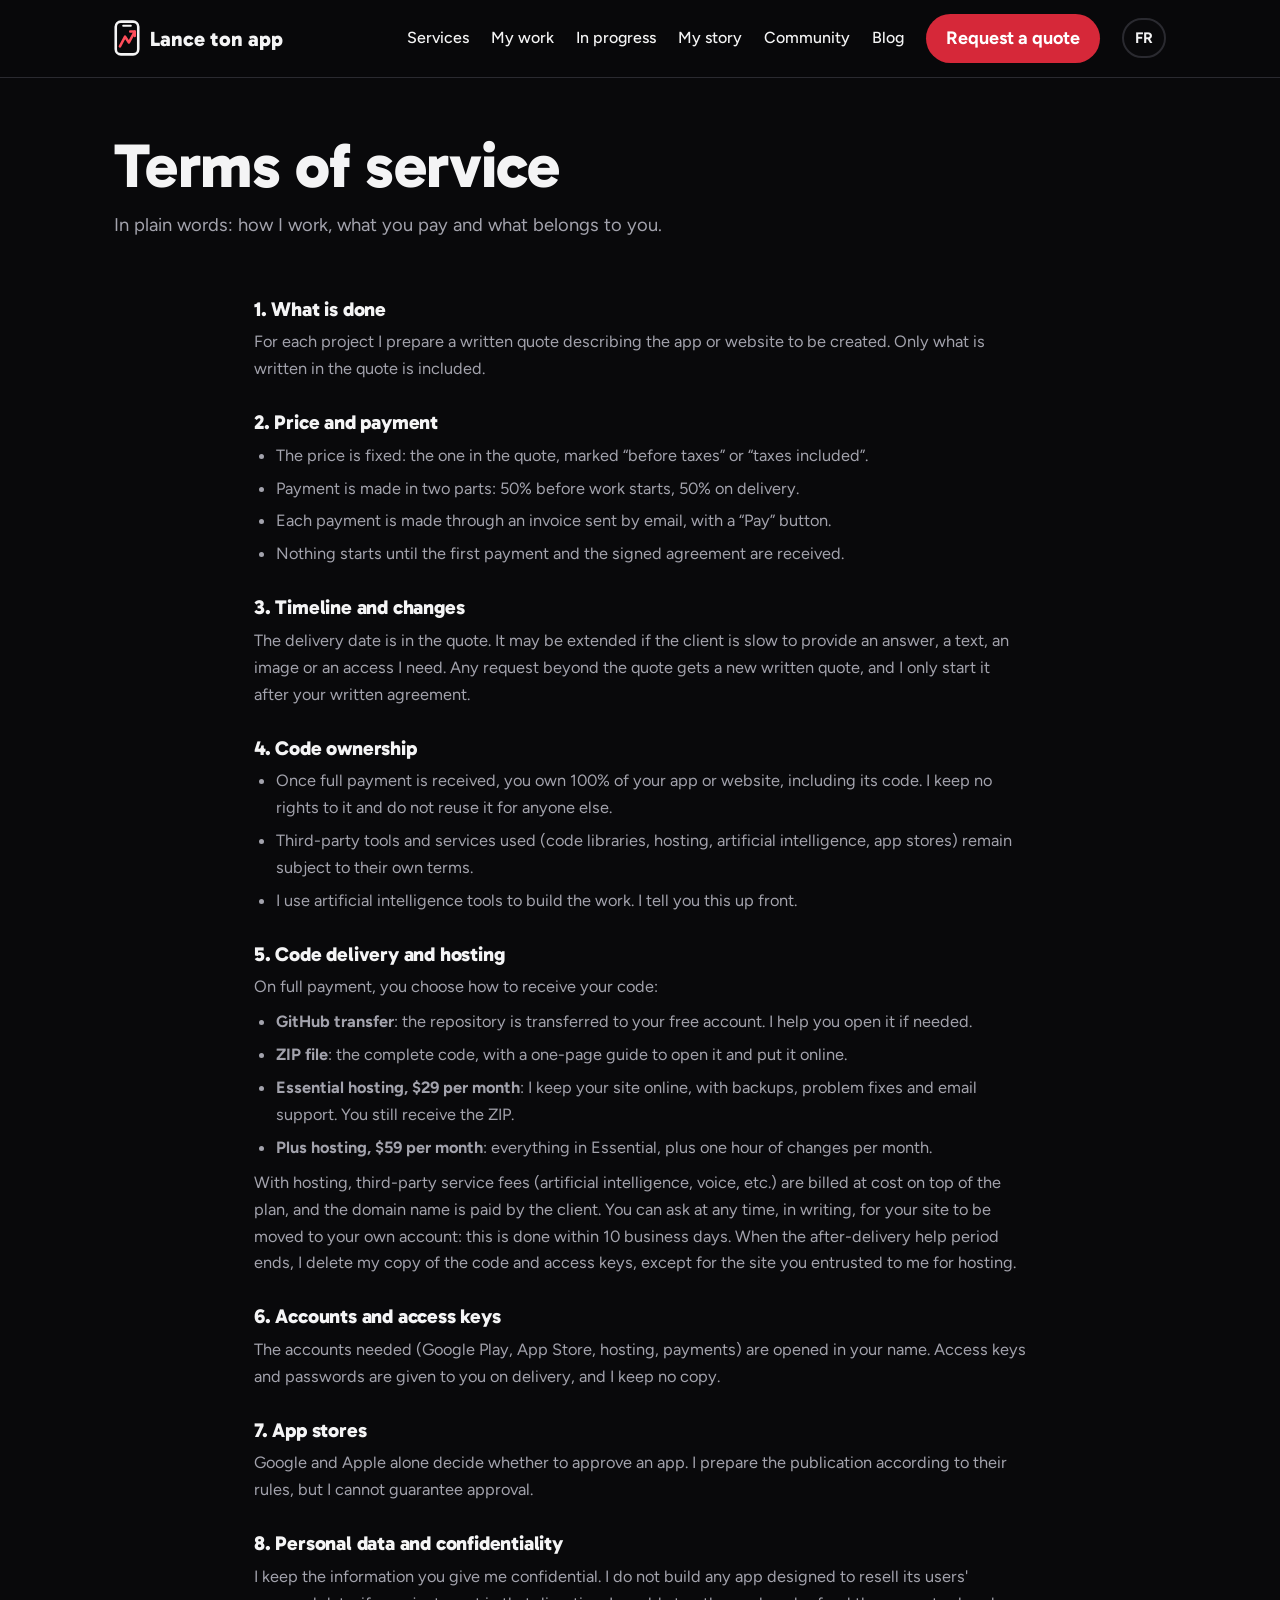
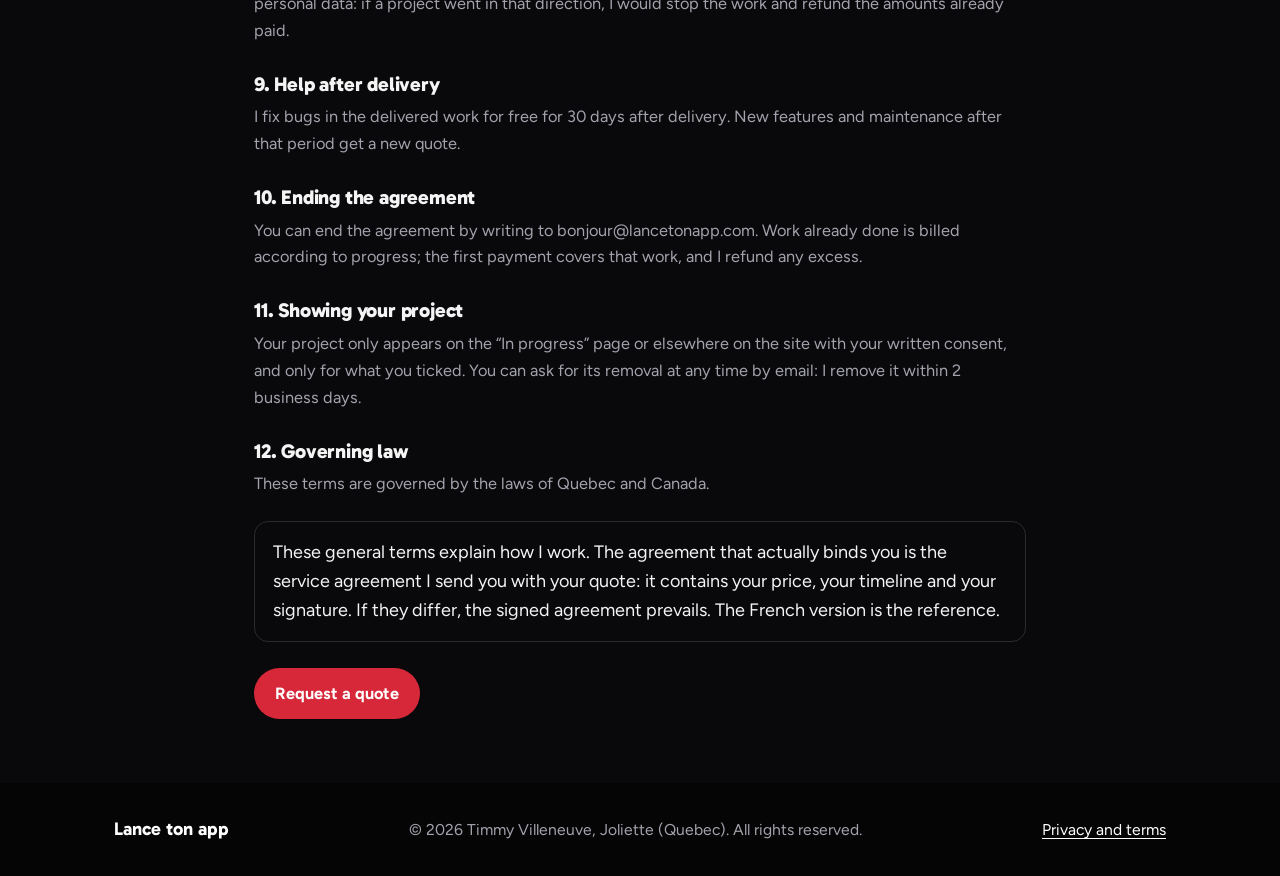
<file: conditions.html>
<!doctype html>
<html lang="fr-CA" data-l="fr">
<head>
<meta charset="utf-8">
<meta name="viewport" content="width=device-width, initial-scale=1">
<title>Conditions de service | Lance ton app</title>
<meta name="description" content="Les conditions générales de Lance ton app : prix, paiement, propriété du code, hébergement.">
<link rel="canonical" href="https://lancetonapp.com/conditions.html">
<meta property="og:type" content="website">
<meta property="og:site_name" content="Lance ton app">
<meta property="og:locale" content="fr_CA">
<meta property="og:url" content="https://lancetonapp.com/conditions.html">
<meta property="og:title" content="Conditions de service | Lance ton app">
<meta property="og:description" content="Les conditions générales de Lance ton app : prix, paiement, propriété du code, hébergement.">
<meta property="og:image" content="https://lancetonapp.com/img/apercu-facebook.jpg">
<meta property="og:image:width" content="1200">
<meta property="og:image:height" content="630">
<meta name="twitter:card" content="summary_large_image">
<link rel="stylesheet" href="https://fonts.googleapis.com/css2?family=Gabarito:wght@500;700;800&family=Figtree:wght@400;500;600;700&display=swap">
<link rel="stylesheet" href="site.css">
<link rel="stylesheet" href="blogue.css">
<link rel="stylesheet" href="blogue-noir.css">
<script>document.documentElement.dataset.l=(function(){try{var l=localStorage.getItem('lta_langue');if(l)return l}catch(e){}return /^en/i.test(navigator.language||'')?'en':'fr'})();</script>
<style>.cond h2{font-size:1.25rem;margin:30px 0 8px}.cond p,.cond li{color:var(--soft);font-size:1.02rem;line-height:1.65}.cond ul{padding-left:1.2em;display:grid;gap:6px;margin:8px 0}.cond .note{background:var(--paper);border:1px solid var(--line);border-radius:14px;padding:16px 18px;margin-top:24px}</style>
</head>
<body>
<header>
  <div class="wrap bar">
    <a class="mark" href="index.html"><svg viewBox="0 0 40 56" width="26" height="36" fill="none" stroke-linecap="round" stroke-linejoin="round" aria-hidden="true"><rect x="2.5" y="2.5" width="35" height="51" rx="8" stroke="var(--logo-b)" stroke-width="4"/><path d="M14 9h12" stroke="var(--logo-b)" stroke-width="3"/><path class="trace" pathLength="1" d="M9 41l8-15 6 9 9-17" stroke="var(--logo-a)" stroke-width="4"/><path class="pointe" d="M25 18h7v7" stroke="var(--logo-a)" stroke-width="4"/></svg>Lance ton app</a>
    <nav>
      <a href="index.html#services"><span lang="fr">Services</span><span lang="en">Services</span></a><a href="index.html#realisations"><span lang="fr">Réalisations</span><span lang="en">My work</span></a><a href="conditions.html"><span lang="fr">En cours</span><span lang="en">In progress</span></a><a href="index.html#histoire"><span lang="fr">Mon histoire</span><span lang="en">My story</span></a><a href="index.html#communaute"><span lang="fr">Communauté</span><span lang="en">Community</span></a><a href="blogue.html"><span lang="fr">Blogue</span><span lang="en">Blog</span></a>
      <a class="btn" href="index.html#soumission"><span lang="fr">Demander une soumission</span><span lang="en">Request a quote</span></a>
      <button type="button" class="langue" id="langue" aria-label="Lire ce site en anglais / Read this site in English">EN/FR</button>
    </nav>
  </div>
</header>
<main>
<div class="wrap blog-hero" data-t-fr="Conditions de service" data-t-en="Terms of service">
  <h1><span lang="fr">Conditions de service</span><span lang="en">Terms of service</span></h1>
  <p class="lede"><span lang="fr">En mots simples : comment je travaille, ce que tu paies et ce qui t'appartient.</span><span lang="en">In plain words: how I work, what you pay and what belongs to you.</span></p>
</div>
<div class="wrap cond" style="padding-bottom:64px;max-width:820px">
<h2><span lang="fr">1. Ce qui est fait</span><span lang="en">1. What is done</span></h2>
<p><span lang="fr">Pour chaque projet, je prépare une soumission écrite qui décrit l'application ou le site à créer. Seul ce qui est écrit dans la soumission est inclus.</span><span lang="en">For each project I prepare a written quote describing the app or website to be created. Only what is written in the quote is included.</span></p>
<h2><span lang="fr">2. Prix et paiement</span><span lang="en">2. Price and payment</span></h2>
<ul><li><span lang="fr">Le prix est fixe : celui de la soumission, avec la mention « avant taxes » ou « taxes incluses ».</span><span lang="en">The price is fixed: the one in the quote, marked “before taxes” or “taxes included”.</span></li><li><span lang="fr">Le paiement se fait en deux temps : 50 % avant le début du travail, 50 % à la livraison.</span><span lang="en">Payment is made in two parts: 50% before work starts, 50% on delivery.</span></li><li><span lang="fr">Chaque paiement se fait par une facture envoyée par courriel, avec un bouton « Payer ».</span><span lang="en">Each payment is made through an invoice sent by email, with a “Pay” button.</span></li><li><span lang="fr">Rien ne commence tant que le premier paiement et l'entente signée ne sont pas reçus.</span><span lang="en">Nothing starts until the first payment and the signed agreement are received.</span></li></ul>
<h2><span lang="fr">3. Délai et changements</span><span lang="en">3. Timeline and changes</span></h2>
<p><span lang="fr">La date de livraison est indiquée dans la soumission. Elle peut se prolonger si le client tarde à donner une réponse, un texte, une image ou un accès dont j'ai besoin. Toute demande qui sort de la soumission fait l'objet d'une nouvelle soumission écrite, et je ne la commence qu'après ton accord écrit.</span><span lang="en">The delivery date is in the quote. It may be extended if the client is slow to provide an answer, a text, an image or an access I need. Any request beyond the quote gets a new written quote, and I only start it after your written agreement.</span></p>
<h2><span lang="fr">4. Propriété du code</span><span lang="en">4. Code ownership</span></h2>
<ul><li><span lang="fr">À la réception du paiement complet, tu es propriétaire à 100 % de ton application ou de ton site, y compris son code. Je ne garde aucun droit dessus et je ne le réutilise pas pour d'autres personnes.</span><span lang="en">Once full payment is received, you own 100% of your app or website, including its code. I keep no rights to it and do not reuse it for anyone else.</span></li><li><span lang="fr">Les outils et services de tiers utilisés (bibliothèques de code, hébergement, intelligence artificielle, boutiques d'applications) restent soumis à leurs propres conditions.</span><span lang="en">Third-party tools and services used (code libraries, hosting, artificial intelligence, app stores) remain subject to their own terms.</span></li><li><span lang="fr">J'utilise des outils d'intelligence artificielle pour construire le travail. Je te le dis d'avance.</span><span lang="en">I use artificial intelligence tools to build the work. I tell you this up front.</span></li></ul>
<h2><span lang="fr">5. Livraison du code et hébergement</span><span lang="en">5. Code delivery and hosting</span></h2>
<p><span lang="fr">Au paiement complet, tu choisis comment recevoir ton code :</span><span lang="en">On full payment, you choose how to receive your code:</span></p>
<ul><li><span lang="fr"><b>Transfert GitHub</b> : le dépôt est transféré vers ton compte gratuit. Je t'aide à l'ouvrir au besoin.</span><span lang="en"><b>GitHub transfer</b>: the repository is transferred to your free account. I help you open it if needed.</span></li><li><span lang="fr"><b>Fichier ZIP</b> : le code complet, avec un guide d'une page pour l'ouvrir et le mettre en ligne.</span><span lang="en"><b>ZIP file</b>: the complete code, with a one-page guide to open it and put it online.</span></li><li><span lang="fr"><b>Hébergement Essentiel, 29 $ par mois</b> : je garde ton site en ligne, avec sauvegardes, correction des problèmes et support par courriel. Tu reçois quand même le ZIP.</span><span lang="en"><b>Essential hosting, $29 per month</b>: I keep your site online, with backups, problem fixes and email support. You still receive the ZIP.</span></li><li><span lang="fr"><b>Hébergement Plus, 59 $ par mois</b> : tout l'Essentiel, plus une heure de modifications par mois.</span><span lang="en"><b>Plus hosting, $59 per month</b>: everything in Essential, plus one hour of changes per month.</span></li></ul>
<p><span lang="fr">Avec l'hébergement, les frais de services de tiers (intelligence artificielle, voix, etc.) sont facturés au prix coûtant en plus du forfait, et le nom de domaine est payé par le client. Tu peux demander en tout temps, par écrit, que ton site soit transféré à ton propre compte : c'est fait dans les 10 jours ouvrables. Quand la période d'aide après la livraison se termine, je supprime ma copie du code et des clés d'accès, sauf pour le site que tu m'as confié en hébergement.</span><span lang="en">With hosting, third-party service fees (artificial intelligence, voice, etc.) are billed at cost on top of the plan, and the domain name is paid by the client. You can ask at any time, in writing, for your site to be moved to your own account: this is done within 10 business days. When the after-delivery help period ends, I delete my copy of the code and access keys, except for the site you entrusted to me for hosting.</span></p>
<h2><span lang="fr">6. Comptes et clés d'accès</span><span lang="en">6. Accounts and access keys</span></h2>
<p><span lang="fr">Les comptes nécessaires (Google Play, App Store, hébergement, paiements) sont ouverts à ton nom. Les clés d'accès et les mots de passe te sont remis à la livraison, et je n'en garde pas de copie.</span><span lang="en">The accounts needed (Google Play, App Store, hosting, payments) are opened in your name. Access keys and passwords are given to you on delivery, and I keep no copy.</span></p>
<h2><span lang="fr">7. Boutiques d'applications</span><span lang="en">7. App stores</span></h2>
<p><span lang="fr">Google et Apple décident seuls d'approuver ou non une application. Je prépare la publication selon leurs règles, mais je ne peux pas garantir l'approbation.</span><span lang="en">Google and Apple alone decide whether to approve an app. I prepare the publication according to their rules, but I cannot guarantee approval.</span></p>
<h2><span lang="fr">8. Données personnelles et confidentialité</span><span lang="en">8. Personal data and confidentiality</span></h2>
<p><span lang="fr">Je garde confidentielles les informations que tu me donnes. Je ne crée aucune application faite pour revendre les données personnelles de ses utilisateurs : si un projet prenait cette direction, j'arrêterais le travail et je rembourserais les sommes déjà payées.</span><span lang="en">I keep the information you give me confidential. I do not build any app designed to resell its users' personal data: if a project went in that direction, I would stop the work and refund the amounts already paid.</span></p>
<h2><span lang="fr">9. Aide après la livraison</span><span lang="en">9. Help after delivery</span></h2>
<p><span lang="fr">Je corrige gratuitement les bogues du travail livré pendant 30 jours après la livraison. Les nouvelles fonctions et l'entretien après cette période font l'objet d'une nouvelle soumission.</span><span lang="en">I fix bugs in the delivered work for free for 30 days after delivery. New features and maintenance after that period get a new quote.</span></p>
<h2><span lang="fr">10. Fin de l'entente</span><span lang="en">10. Ending the agreement</span></h2>
<p><span lang="fr">Tu peux mettre fin à l'entente en écrivant à bonjour@lancetonapp.com. Le travail déjà fait est facturé selon son avancement; le premier paiement couvre ce travail, et je rembourse l'excédent s'il y en a un.</span><span lang="en">You can end the agreement by writing to bonjour@lancetonapp.com. Work already done is billed according to progress; the first payment covers that work, and I refund any excess.</span></p>
<h2><span lang="fr">11. Affichage de ton projet</span><span lang="en">11. Showing your project</span></h2>
<p><span lang="fr">Ton projet ne paraît sur la page « En cours » ou ailleurs sur le site qu'avec ton accord écrit, et seulement pour ce que tu as coché. Tu peux demander son retrait en tout temps par courriel : je le retire dans les 2 jours ouvrables.</span><span lang="en">Your project only appears on the “In progress” page or elsewhere on the site with your written consent, and only for what you ticked. You can ask for its removal at any time by email: I remove it within 2 business days.</span></p>
<h2><span lang="fr">12. Loi applicable</span><span lang="en">12. Governing law</span></h2>
<p><span lang="fr">Ces conditions sont régies par les lois du Québec et du Canada.</span><span lang="en">These terms are governed by the laws of Quebec and Canada.</span></p>
<div class="note"><span lang="fr">Ces conditions générales expliquent comment je travaille. Le contrat qui t'engage vraiment est l'entente de service que je t'envoie avec ta soumission : elle contient ton prix, ton délai et ta signature. En cas de différence, l'entente signée l'emporte. Version française de référence.</span><span lang="en">These general terms explain how I work. The agreement that actually binds you is the service agreement I send you with your quote: it contains your price, your timeline and your signature. If they differ, the signed agreement prevails. The French version is the reference.</span></div>
<p style="margin-top:26px"><a class="btn" href="index.html#soumission"><span lang="fr">Demander une soumission</span><span lang="en">Request a quote</span></a></p>
</div>
</main>
<footer><div class="wrap bar"><strong>Lance ton app</strong><span><span lang="fr">© 2026 Timmy Villeneuve, Joliette (Québec). Tous droits réservés.</span><span lang="en">© 2026 Timmy Villeneuve, Joliette (Quebec). All rights reserved.</span></span><a href="index.html#vie-privee"><span lang="fr">Vie privée et conditions</span><span lang="en">Privacy and terms</span></a></div></footer>
<script>
(function(){
  var b=document.getElementById('langue');
  function maj(l){document.documentElement.dataset.l=l;document.documentElement.lang=l==='en'?'en-CA':'fr-CA';b.textContent=l==='en'?'FR':'EN';
    var t=document.querySelector('[data-t-'+l+']');if(t)document.title=t.getAttribute('data-t-'+l)+' | Lance ton app';}
  b.addEventListener('click',function(){var l=document.documentElement.dataset.l==='en'?'fr':'en';maj(l);try{localStorage.setItem('lta_langue',l)}catch(e){}});
  maj(document.documentElement.dataset.l);
})();
</script>
</body>
</html>
</file>
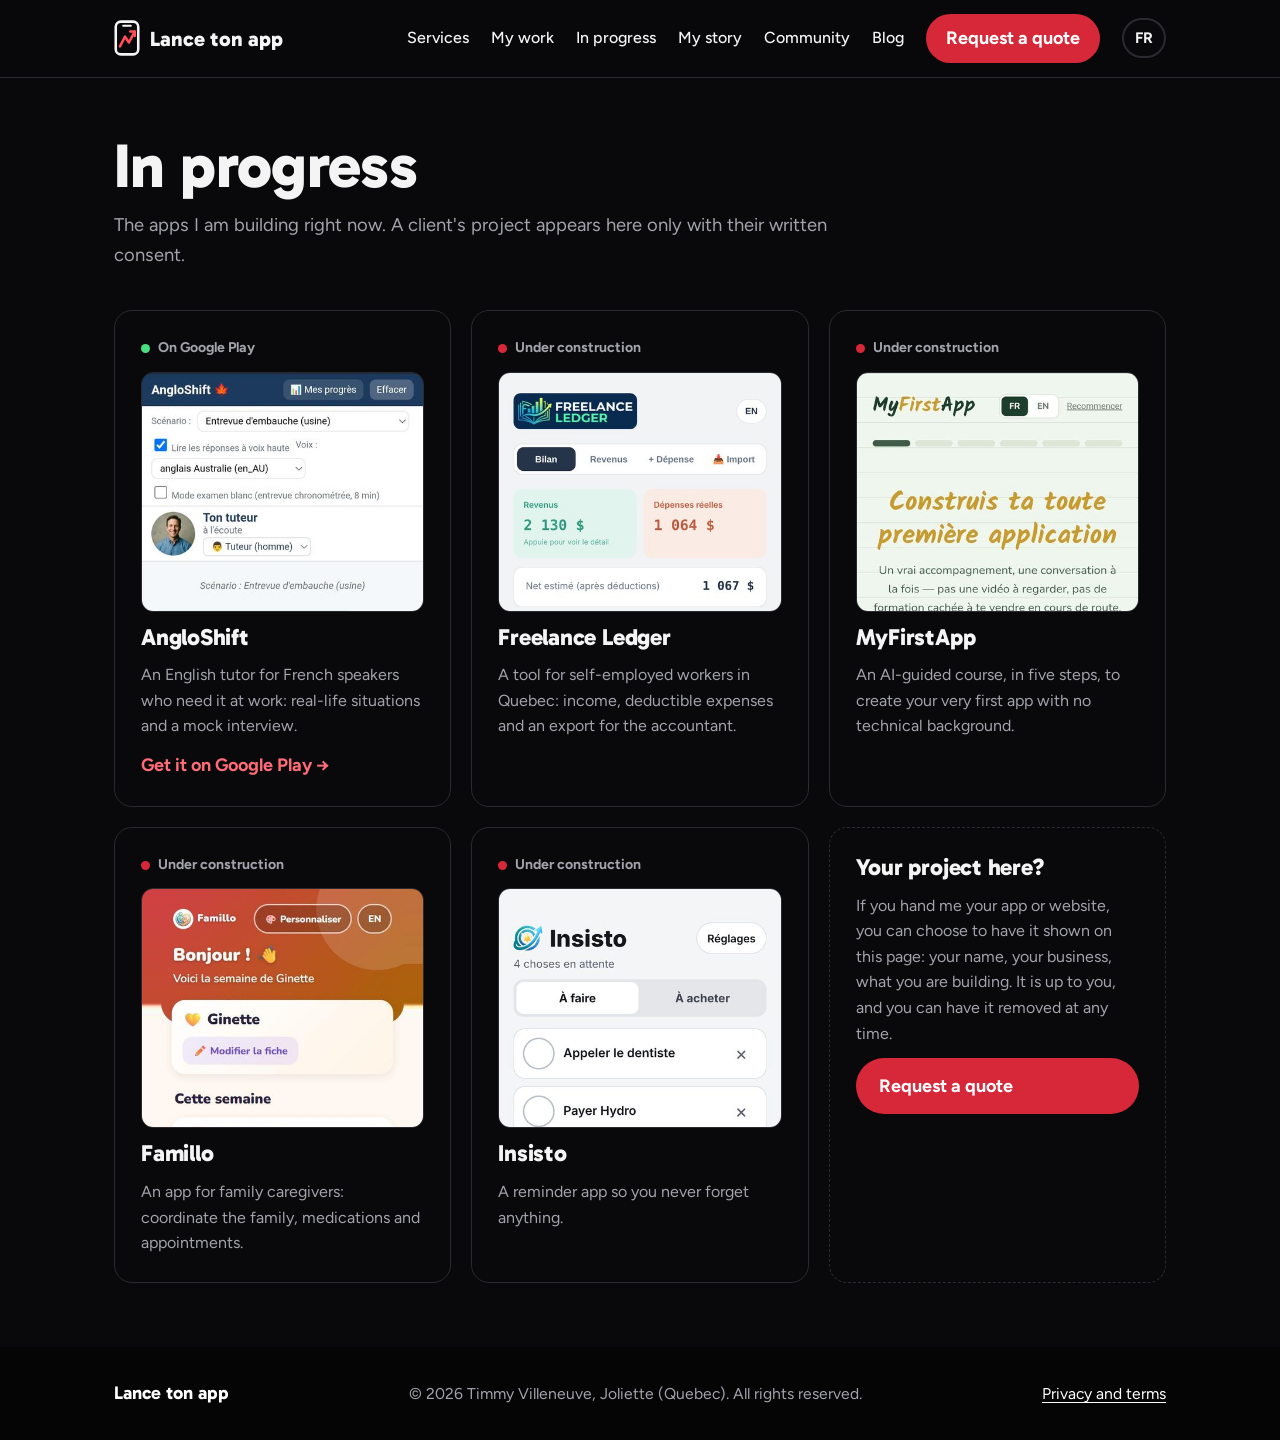
<file: en-cours.html>
<!doctype html>
<html lang="fr-CA" data-l="fr">
<head>
<meta charset="utf-8">
<meta name="viewport" content="width=device-width, initial-scale=1">
<title>En cours | Lance ton app</title>
<meta name="description" content="Les applications et les sites que je construis en ce moment.">
<link rel="canonical" href="https://lancetonapp.com/en-cours.html">
<meta property="og:type" content="website">
<meta property="og:site_name" content="Lance ton app">
<meta property="og:locale" content="fr_CA">
<meta property="og:url" content="https://lancetonapp.com/en-cours.html">
<meta property="og:title" content="En cours | Lance ton app">
<meta property="og:description" content="Les applications et les sites que je construis en ce moment.">
<meta property="og:image" content="https://lancetonapp.com/img/apercu-facebook.jpg">
<meta property="og:image:width" content="1200">
<meta property="og:image:height" content="630">
<meta name="twitter:card" content="summary_large_image">
<link rel="stylesheet" href="https://fonts.googleapis.com/css2?family=Gabarito:wght@500;700;800&family=Figtree:wght@400;500;600;700&display=swap">
<link rel="stylesheet" href="site.css">
<link rel="stylesheet" href="blogue.css">
<link rel="stylesheet" href="blogue-noir.css">
<script>document.documentElement.dataset.l=(function(){try{var l=localStorage.getItem('lta_langue');if(l)return l}catch(e){}return /^en/i.test(navigator.language||'')?'en':'fr'})();</script>
<style>.statut{display:inline-flex;align-items:center;gap:8px;font-size:.88rem;font-weight:700;color:var(--soft)}.statut::before{content:"";width:9px;height:9px;border-radius:50%;background:var(--coral)}.statut.test::before{background:var(--ok)}div.carte:hover{transform:none;border-color:var(--line)}.invite{border-style:dashed}.carte .capt{height:240px;border-radius:12px;border:1px solid var(--line);background:#0c0c0f;overflow:hidden}.carte .capt img{width:100%;height:100%;object-fit:cover;object-position:top;display:block}</style>
</head>
<body>
<header>
  <div class="wrap bar">
    <a class="mark" href="index.html"><svg viewBox="0 0 40 56" width="26" height="36" fill="none" stroke-linecap="round" stroke-linejoin="round" aria-hidden="true"><rect x="2.5" y="2.5" width="35" height="51" rx="8" stroke="var(--logo-b)" stroke-width="4"/><path d="M14 9h12" stroke="var(--logo-b)" stroke-width="3"/><path class="trace" pathLength="1" d="M9 41l8-15 6 9 9-17" stroke="var(--logo-a)" stroke-width="4"/><path class="pointe" d="M25 18h7v7" stroke="var(--logo-a)" stroke-width="4"/></svg>Lance ton app</a>
    <nav>
      <a href="index.html#services"><span lang="fr">Services</span><span lang="en">Services</span></a><a href="index.html#realisations"><span lang="fr">Réalisations</span><span lang="en">My work</span></a><a href="en-cours.html"><span lang="fr">En cours</span><span lang="en">In progress</span></a><a href="index.html#histoire"><span lang="fr">Mon histoire</span><span lang="en">My story</span></a><a href="index.html#communaute"><span lang="fr">Communauté</span><span lang="en">Community</span></a><a href="blogue.html"><span lang="fr">Blogue</span><span lang="en">Blog</span></a>
      <a class="btn" href="index.html#soumission"><span lang="fr">Demander une soumission</span><span lang="en">Request a quote</span></a>
      <button type="button" class="langue" id="langue" aria-label="Lire ce site en anglais / Read this site in English">EN/FR</button>
    </nav>
  </div>
</header>
<main>
<div class="wrap blog-hero" data-t-fr="En cours" data-t-en="In progress">
  <h1><span lang="fr">En cours</span><span lang="en">In progress</span></h1>
  <p class="lede"><span lang="fr">Les applications que je construis en ce moment. Le projet d'un client paraît ici seulement avec son accord écrit.</span><span lang="en">The apps I am building right now. A client's project appears here only with their written consent.</span></p>
</div>
<div class="wrap cartes">
<a class="carte" href="https://play.google.com/store/apps/details?id=com.angloshift.app" target="_blank" rel="noopener">
  <span class="statut test"><span lang="fr">Sur Google Play</span><span lang="en">On Google Play</span></span>
  <div class="capt"><img src="img/app-angloshift.jpg" alt="AngloShift" width="480" height="800" loading="lazy"></div>
  <h2>AngloShift</h2>
  <p><span lang="fr">Un tuteur d'anglais pour les francophones qui en ont besoin au travail : mises en situation réelles et entrevue simulée.</span><span lang="en">An English tutor for French speakers who need it at work: real-life situations and a mock interview.</span></p>
  <span class="plus"><span lang="fr">Télécharger sur Google Play →</span><span lang="en">Get it on Google Play →</span></span>
</a>
<div class="carte">
  <span class="statut"><span lang="fr">En construction</span><span lang="en">Under construction</span></span>
  <div class="capt"><img src="img/app-bilanclair.jpg" alt="Freelance Ledger" width="480" height="800" loading="lazy"></div>
  <h2>Freelance Ledger</h2>
  <p><span lang="fr">Un outil pour les travailleurs autonomes du Québec : revenus, dépenses déductibles et export pour le comptable.</span><span lang="en">A tool for self-employed workers in Quebec: income, deductible expenses and an export for the accountant.</span></p>
</div>
<div class="carte">
  <span class="statut"><span lang="fr">En construction</span><span lang="en">Under construction</span></span>
  <div class="capt"><img src="img/app-myfirstapp.jpg" alt="MyFirstApp" width="480" height="800" loading="lazy"></div>
  <h2>MyFirstApp</h2>
  <p><span lang="fr">Une formation guidée par l'IA, en cinq étapes, pour créer sa toute première application sans connaissances techniques.</span><span lang="en">An AI-guided course, in five steps, to create your very first app with no technical background.</span></p>
</div>
<div class="carte">
  <span class="statut"><span lang="fr">En construction</span><span lang="en">Under construction</span></span>
  <div class="capt"><img src="img/app-famillo.jpg" alt="Famillo" width="480" height="800" loading="lazy"></div>
  <h2>Famillo</h2>
  <p><span lang="fr">Une application pour les proches aidants : coordonner la famille, les médicaments et les rendez-vous.</span><span lang="en">An app for family caregivers: coordinate the family, medications and appointments.</span></p>
</div>
<div class="carte">
  <span class="statut"><span lang="fr">En construction</span><span lang="en">Under construction</span></span>
  <div class="capt"><img src="img/app-insisto.jpg" alt="Insisto" width="480" height="800" loading="lazy"></div>
  <h2>Insisto</h2>
  <p><span lang="fr">Une application de rappels pour ne plus rien oublier.</span><span lang="en">A reminder app so you never forget anything.</span></p>
</div>
<div class="carte invite">
  <h2><span lang="fr">Ton projet ici?</span><span lang="en">Your project here?</span></h2>
  <p><span lang="fr">Si tu me confies ton application ou ton site, tu peux choisir qu'il paraisse sur cette page : ton nom, ton entreprise, ce que tu construis. C'est toi qui décides, et tu peux le retirer en tout temps.</span><span lang="en">If you hand me your app or website, you can choose to have it shown on this page: your name, your business, what you are building. It is up to you, and you can have it removed at any time.</span></p>
  <a class="btn" href="index.html#soumission"><span lang="fr">Demander une soumission</span><span lang="en">Request a quote</span></a>
</div>
</div>
</main>
<footer><div class="wrap bar"><strong>Lance ton app</strong><span><span lang="fr">© 2026 Timmy Villeneuve, Joliette (Québec). Tous droits réservés.</span><span lang="en">© 2026 Timmy Villeneuve, Joliette (Quebec). All rights reserved.</span></span><a href="index.html#vie-privee"><span lang="fr">Vie privée et conditions</span><span lang="en">Privacy and terms</span></a></div></footer>
<script>
(function(){
  var b=document.getElementById('langue');
  function maj(l){document.documentElement.dataset.l=l;document.documentElement.lang=l==='en'?'en-CA':'fr-CA';b.textContent=l==='en'?'FR':'EN';
    var t=document.querySelector('[data-t-'+l+']');if(t)document.title=t.getAttribute('data-t-'+l)+' | Lance ton app';}
  b.addEventListener('click',function(){var l=document.documentElement.dataset.l==='en'?'fr':'en';maj(l);try{localStorage.setItem('lta_langue',l)}catch(e){}});
  maj(document.documentElement.dataset.l);
})();
</script>
</body>
</html>
</file>
<file: site.css>
html{-webkit-text-size-adjust:100%}
body{margin:0}
img{max-width:100%}
[hidden]{display:none!important}

/* Layout : tout est aligné à gauche sur une grille de 1100px. Le haut de page porte la seule pièce spectaculaire : une vraie mini-application qui fonctionne, affichée en même temps sur un téléphone et sur un ordinateur. Le reste reste calme : parcours en ligne, services en liste, réalisations en vignettes de téléphone. */
:root{
  --paper:#ffffff; --tint:#eef4f9; --ink:#14263b; --soft:#4a6079; --line:#d5e0ea;
  --canard:#1c4673; --canard-ink:#ffffff; --coral:#2fb6b2; --coral-ink:#04282a; --beurre:#bdebe8;
  --t-aqua:#dcf1f0; --t-peche:#e3ecf7; --t-beurre:#e9f6f5; --t-lilas:#e6e9f7;
  --deep:#143457; --deep-ink:#ffffff; --deep-soft:#c5d6ea; --logo-a:#2fb6b2; --logo-b:#1c4673;
  --ok:#0b7a56;
  --display:"Gabarito","Trebuchet MS",system-ui,sans-serif;
  --body:"Figtree",system-ui,-apple-system,"Segoe UI",sans-serif;
}
@media (prefers-color-scheme: dark){:root:not([data-theme="light"]){
  --paper:#0c1826; --tint:#12233a; --ink:#eaf1f8; --soft:#a8bace; --line:#26405c;
  --canard:#8dbcf0; --canard-ink:#08213d; --coral:#3cc9c4; --coral-ink:#04282a; --beurre:#bdebe8;
  --t-aqua:#12343a; --t-peche:#1a2c47; --t-beurre:#143436; --t-lilas:#23264a;
  --deep:#0b2140; --deep-ink:#ffffff; --deep-soft:#b9cde6; --logo-a:#3cc9c4; --logo-b:#eaf1f8; --ok:#5fd3a6; color-scheme:dark}}
:root[data-theme="dark"]{
  --paper:#0c1826; --tint:#12233a; --ink:#eaf1f8; --soft:#a8bace; --line:#26405c;
  --canard:#8dbcf0; --canard-ink:#08213d; --coral:#3cc9c4; --coral-ink:#04282a; --beurre:#bdebe8;
  --t-aqua:#12343a; --t-peche:#1a2c47; --t-beurre:#143436; --t-lilas:#23264a;
  --deep:#0b2140; --deep-ink:#ffffff; --deep-soft:#b9cde6; --logo-a:#3cc9c4; --logo-b:#eaf1f8; --ok:#5fd3a6; color-scheme:dark}

*{box-sizing:border-box}
body{background:var(--paper);color:var(--ink);font-family:var(--body);font-size:18px;line-height:1.6}
.wrap{max-width:1100px;margin-inline:auto;padding-inline:24px}
h1,h2,h3{font-family:var(--display);margin:0;text-wrap:balance;letter-spacing:-.01em}
h1{font-size:clamp(2.5rem,5.2vw,3.9rem);font-weight:800;line-height:1.02}
h2{font-size:clamp(1.9rem,3.8vw,2.7rem);font-weight:800;line-height:1.08}
h3{font-size:1.4rem;font-weight:700;line-height:1.2}
p{margin:0}
a{color:var(--canard)}
:focus-visible{outline:3px solid var(--coral);outline-offset:3px;border-radius:4px}
.lede{color:var(--soft);font-size:1.15rem;max-width:56ch;margin-top:14px}
svg.i{width:1.2em;height:1.2em;flex:none;stroke:currentColor;fill:none;stroke-width:2;stroke-linecap:round;stroke-linejoin:round}

/* en-tête */
header{position:sticky;top:env(safe-area-inset-top,0px);z-index:10;background:var(--paper);border-bottom:1px solid var(--line)}
.bar{display:flex;align-items:center;justify-content:space-between;gap:16px;padding-block:14px;flex-wrap:wrap}
.mark{display:flex;align-items:center;gap:10px;font-family:var(--display);font-weight:800;font-size:1.3rem;color:var(--ink);text-decoration:none}
.mark i{width:30px;height:30px;border-radius:9px;background:var(--coral);display:grid;place-items:center;color:var(--coral-ink)}
nav{display:flex;gap:22px;align-items:center;flex-wrap:wrap}
nav a{color:var(--ink);text-decoration:none;font-weight:500;font-size:1rem}
nav a:hover{text-decoration:underline;text-underline-offset:4px}
.btn{display:inline-flex;align-items:center;gap:8px;background:var(--coral);color:var(--coral-ink);font:inherit;font-weight:700;padding:.75em 1.3em;border-radius:999px;border:0;text-decoration:none;cursor:pointer}
.btn:hover{filter:brightness(1.06)}
.btn.calme{background:transparent;color:var(--ink);box-shadow:inset 0 0 0 2px var(--line)}
nav .btn{padding:.55em 1.1em;color:var(--coral-ink)}
.langue{font:inherit;font-weight:700;font-size:.95rem;min-width:44px;height:40px;padding:0 .7em;border-radius:999px;border:2px solid var(--line);background:var(--paper);color:var(--ink);cursor:pointer}
.langue:hover{border-color:var(--canard);color:var(--canard)}

/* haut de page */
.hero{background:var(--tint)}
.hero-grid{display:grid;grid-template-columns:1fr 1fr;gap:48px;align-items:center;padding-block:64px 72px}
.hero-grid > *{min-width:0}
.hero .lede{font-size:1.25rem;max-width:36ch}
.actions{display:flex;gap:12px;flex-wrap:wrap;margin-top:28px}
.preuves{list-style:none;margin:28px 0 0;padding:0;display:grid;gap:8px;color:var(--soft);font-weight:500}
.preuves li{display:flex;gap:10px;align-items:center}
.preuves svg{color:var(--ok)}

/* la démonstration : ordinateur + téléphone */
.demo{display:flex;flex-direction:column;gap:14px}
.essai{display:flex;flex-direction:column;gap:6px}
.essai label{font-weight:700;font-size:.95rem}
.essai input{font:inherit;color:var(--ink);background:var(--paper);border:2px solid var(--line);border-radius:12px;padding:.6em .8em;width:100%;max-width:360px}
.scene{position:relative;padding-bottom:36px;padding-right:13%}
.ordi{border:10px solid var(--ink);border-bottom-width:14px;border-radius:16px 16px 6px 6px;background:var(--paper);aspect-ratio:16/10;overflow:hidden;display:grid;grid-template-columns:28% 1fr}
.ordi-menu{background:var(--deep);color:var(--deep-soft);padding:12px 10px;font-size:.62rem;display:flex;flex-direction:column;gap:8px;min-width:0}
.ordi-menu b{color:var(--deep-ink);font-family:var(--display);font-size:.78rem;overflow-wrap:anywhere;line-height:1.15}
.ordi-menu span{border-radius:5px;padding:3px 6px}
.ordi-menu span.on{background:var(--coral);color:var(--coral-ink);font-weight:700}
.ordi-corps{padding:14px;display:flex;flex-direction:column;gap:8px;font-size:.72rem;min-width:0}
.ordi-corps h4{font-family:var(--display);font-size:.95rem;margin:0}
.ordi-rangee{display:grid;grid-template-columns:1fr 1fr;gap:8px}
.case{background:var(--tint);border-radius:8px;padding:8px;display:flex;flex-direction:column;gap:2px;min-width:0}
.case small{color:var(--soft);font-size:.6rem}
.case strong{font-family:var(--display);font-size:1.1rem;font-variant-numeric:tabular-nums}
.case.prix{background:var(--beurre);color:#2b1d00}
.case.prix small{color:#5c4300}
.barre{height:8px;border-radius:99px;background:var(--line);overflow:hidden}
.barre i{display:block;height:100%;background:var(--canard);width:40%}
.ordi-liste{display:grid;gap:6px;margin-top:4px}
.ordi-liste small{color:var(--soft);font-size:.6rem}
.ordi-liste span{display:flex;justify-content:space-between;gap:8px;border-top:1px solid var(--line);padding-top:6px;color:var(--soft);padding-right:34%}
.tel{position:absolute;right:0;bottom:0;width:31%;min-width:132px;border:8px solid var(--ink);border-radius:26px;background:var(--paper);padding:14px 10px 12px;display:flex;flex-direction:column;gap:8px;font-size:.66rem;box-shadow:-10px 12px 0 var(--t-peche)}
.tel::before{content:"";position:absolute;top:5px;left:50%;translate:-50% 0;width:34%;height:5px;border-radius:9px;background:var(--ink)}
.tel b{font-family:var(--display);font-size:.82rem;line-height:1.15;overflow-wrap:anywhere}
.tel .case strong{font-size:1.25rem}
.tel input[type=range]{width:100%;accent-color:var(--coral);margin:0}
.tel .faux-btn{background:var(--coral);color:var(--coral-ink);font-weight:700;text-align:center;border-radius:99px;padding:5px}
.note-demo{color:var(--soft);font-size:.9rem}

/* sections */
.bloc{padding-block:84px}
.bloc.teinte{background:var(--tint)}

/* le parcours */
.parcours{list-style:none;margin:40px 0 0;padding:0;display:grid;grid-template-columns:repeat(4,1fr);gap:28px;counter-reset:p;position:relative}
.parcours::before{content:"";position:absolute;top:21px;left:22px;right:22px;border-top:3px dotted var(--line)}
.parcours li{counter-increment:p;position:relative;display:flex;flex-direction:column;gap:6px;min-width:0}
.parcours li::before{content:counter(p);width:44px;height:44px;border-radius:50%;background:var(--canard);color:var(--canard-ink);display:grid;place-items:center;font-family:var(--display);font-weight:800;font-size:1.2rem;margin-bottom:8px;position:relative}
.parcours li:last-child::before{background:var(--coral);color:var(--coral-ink)}
.parcours p{color:var(--soft);font-size:1rem}

/* les services, en liste */
.services{margin-top:36px;display:grid;gap:16px}
.service{display:grid;grid-template-columns:72px 1fr 1.25fr;gap:28px;align-items:start;padding:28px;border-radius:22px;background:var(--t-aqua)}
.service:nth-child(2){background:var(--t-peche)}
.service:nth-child(3){background:var(--t-beurre)}
.service:nth-child(4){background:var(--t-lilas)}
.service > *{min-width:0}
.pasto{width:72px;height:72px;border-radius:20px;background:var(--paper);display:grid;place-items:center;color:var(--canard)}
.pasto svg{width:34px;height:34px}
.service .pour{color:var(--soft);margin-top:8px}
.service ul{list-style:none;margin:0;padding:0;display:grid;gap:8px}
.service li{display:flex;gap:10px;align-items:flex-start}
.service li svg{color:var(--ok);margin-top:.22em}

/* publier sur les Stores */
.stores{background:var(--deep);color:var(--deep-ink)}
.stores .lede{color:var(--deep-soft)}
.etapes{list-style:none;margin:40px 0 0;padding:0;display:grid;grid-template-columns:repeat(3,1fr);gap:16px;counter-reset:e}
.etapes li{counter-increment:e;border:1px solid rgba(255,255,255,.22);border-radius:18px;padding:20px;display:flex;flex-direction:column;gap:6px;min-width:0}
.etapes li::before{content:"Étape " counter(e);color:var(--beurre);font-weight:700;font-size:.95rem}
.etapes strong{font-family:var(--display);font-size:1.2rem;line-height:1.2}
.etapes span{color:var(--deep-soft);font-size:.98rem}
.etapes code{font-family:ui-monospace,Menlo,Consolas,monospace;font-size:.85em;background:rgba(255,255,255,.14);padding:.1em .35em;border-radius:5px;overflow-wrap:anywhere}

/* réalisations : vignettes en forme de téléphone */
.realisations{margin-top:40px;display:grid;grid-template-columns:repeat(3,1fr);gap:36px 28px}
.projet{display:grid;grid-template-columns:96px 1fr;gap:18px;align-items:start;min-width:0}
.projet > *{min-width:0}
.vignette{--v:var(--t-aqua);width:96px;aspect-ratio:9/17;border:6px solid var(--ink);border-radius:20px;background:var(--v);display:grid;place-items:center;font-family:var(--display);font-weight:800;font-size:1.5rem;color:var(--ink)}
.projet:nth-child(3n+2) .vignette{--v:var(--t-peche)}
.projet:nth-child(3n+3) .vignette{--v:var(--t-beurre)}
.projet:nth-child(n+4) .vignette{--v:var(--t-lilas)}
.projet:nth-child(5) .vignette{--v:var(--t-aqua)}
.projet:nth-child(6) .vignette{--v:var(--t-peche)}
.etat{display:inline-block;font-size:.85rem;font-weight:700;border-radius:99px;padding:.15em .7em;background:var(--t-aqua);color:var(--ink);margin-bottom:8px}
.etat.cours{background:var(--tint);color:var(--soft)}
.projet p{color:var(--soft);font-size:1rem;margin-top:6px}
.projet a{font-weight:700}

/* mon histoire */
.histoire{display:grid;grid-template-columns:1fr 1.1fr;gap:56px;align-items:start}
.histoire > *{min-width:0}
.citation{font-family:var(--display);font-weight:700;font-size:clamp(1.5rem,2.6vw,2.1rem);line-height:1.2;margin:0;padding-left:22px;border-left:6px solid var(--coral)}
.histoire .texte{display:grid;gap:14px;color:var(--soft);max-width:60ch;margin-top:20px}
.signature{color:var(--ink);font-weight:700;margin-top:16px}
.sous-citation{margin:12px 0 0;padding-left:28px;font-size:1.08rem;font-weight:600;color:var(--soft)}
.histoire .signature{padding-left:28px}

/* demande de soumission */
.demande{display:grid;grid-template-columns:1.4fr 1fr;gap:28px;align-items:start;margin-top:36px}
.demande > *{min-width:0}
.fiche{background:var(--paper);border:1px solid var(--line);border-radius:22px;padding:28px}
form{display:grid;grid-template-columns:1fr 1fr;gap:16px}
.champ{display:flex;flex-direction:column;gap:6px;min-width:0}
.champ.large{grid-column:1/-1}
label{font-weight:700;font-size:.98rem}
form input,form select,form textarea{font:inherit;color:var(--ink);background:var(--paper);border:2px solid var(--line);border-radius:12px;padding:.65em .8em;width:100%}
textarea{min-height:140px;resize:vertical}
.aide{color:var(--soft);font-size:.92rem}
.recap{margin-top:20px;border-radius:14px;padding:16px;background:var(--t-beurre)}
.recap dl{display:grid;grid-template-columns:auto 1fr;gap:6px 16px;margin:10px 0 0;font-size:.98rem}
.recap dt{font-weight:700}
.recap dd{margin:0;overflow-wrap:anywhere;white-space:pre-wrap}
.suite{background:var(--t-peche);border-radius:22px;padding:28px}
.suite ol{margin:14px 0 0;padding-left:1.2em;display:grid;gap:12px}
.suite li::marker{font-family:var(--display);font-weight:800;color:var(--canard)}

footer{background:var(--deep);color:var(--deep-soft);padding-block:32px;font-size:.98rem}
footer .bar{padding-block:0}
footer strong{color:var(--deep-ink);font-family:var(--display);font-size:1.15rem}

.banniere{padding-block:20px 0}.banniere img{width:100%;height:auto;border-radius:22px;display:block}
/* logo du haut : la flèche se trace à l'arrivée, puis quand on passe la souris dessus */
.mark .trace{stroke-dasharray:1;stroke-dashoffset:0;animation:trace 1.1s ease-out .3s backwards}
.mark .pointe{animation:pointe .4s ease-out 1.3s backwards}
.mark:hover .trace{animation:trace2 .9s ease-out}
@keyframes trace{from{stroke-dashoffset:1}}@keyframes trace2{from{stroke-dashoffset:1}}
@keyframes pointe{from{opacity:0;transform:translate(-3px,3px)}}
/* galeries de captures : on glisse au doigt, ou on clique les flèches */
.projet{grid-template-columns:150px 1fr}
.vignette{width:150px;aspect-ratio:3/5;border-radius:24px;overflow:hidden}
.galerie{display:grid;gap:8px;justify-items:center;width:150px}
.galerie .vignette{display:block;padding:0;cursor:zoom-in;position:relative}
.piste{display:flex;height:100%;overflow-x:auto;scroll-snap-type:x mandatory;scrollbar-width:none;overscroll-behavior-x:contain}
.piste::-webkit-scrollbar{display:none}
.piste img{flex:0 0 100%;width:100%;height:100%;object-fit:cover;object-position:top;scroll-snap-align:start;display:block}
.commandes{display:flex;align-items:center;gap:6px}
.commandes button{width:28px;height:28px;border-radius:50%;border:1.5px solid var(--line);background:var(--paper);color:var(--ink);font:inherit;font-weight:800;line-height:1;cursor:pointer;display:grid;place-items:center}
.commandes button:hover{border-color:var(--canard);color:var(--canard)}
.points{display:flex;gap:5px}
.points i{width:7px;height:7px;border-radius:50%;background:var(--line)}
.points i.actif{background:var(--coral)}
dialog.loupe{border:0;padding:0;background:transparent;max-width:100vw;max-height:100vh}
dialog.loupe::backdrop{background:rgba(6,20,24,.82)}
.loupe .cadre{display:flex;align-items:center;gap:12px;padding:16px}
.loupe img{max-height:86vh;max-width:min(78vw,440px);border-radius:22px;border:6px solid #fff;display:block}
.loupe button{width:44px;height:44px;border-radius:50%;border:0;background:#fff;color:#0e2a33;font-size:1.3rem;font-weight:800;cursor:pointer;flex:none}
.loupe .fermer{position:fixed;top:14px;right:14px}
@media (max-width:600px){.loupe .cadre{gap:6px;padding:8px}.loupe button{width:38px;height:38px}}
@media (prefers-reduced-motion:reduce){.mark .trace,.mark .pointe{animation:none}}
@media (max-width:900px){
  .hero-grid,.histoire,.demande{grid-template-columns:1fr}
  .parcours{grid-template-columns:1fr 1fr}
  .parcours::before{display:none}
  .service{grid-template-columns:72px 1fr}
  .service ul{grid-column:1/-1}
  .etapes,.realisations{grid-template-columns:1fr 1fr}
  .bloc{padding-block:60px}
}
@media (max-width:600px){
  nav a:not(.btn){display:none}
  .parcours,.etapes,.realisations,form{grid-template-columns:1fr}
  .service{grid-template-columns:1fr;padding:22px}
  .hero-grid{padding-block:40px 52px}
  .scene{padding-right:0;padding-bottom:0}
  .tel{position:relative;width:60%;margin:-40px 0 0 auto}
}
.engagements{display:grid;gap:28px}.intro-eng{color:var(--soft);max-width:52ch;margin-top:10px}.eng-grille{display:grid;gap:18px;grid-template-columns:repeat(auto-fit,minmax(min(100%,400px),1fr))}.eng{background:var(--paper);border:1px solid var(--line);border-radius:18px;padding:22px}.eng h3{font-size:1.1rem;margin-bottom:8px}.eng p{font-size:.98rem;line-height:1.6}footer a{color:var(--deep-ink);text-underline-offset:3px}
.com-etapes{list-style:none;counter-reset:e;display:grid;gap:14px;grid-template-columns:repeat(auto-fit,minmax(min(100%,240px),1fr));margin:28px 0 34px;padding:0}
.com-etapes li{counter-increment:e;background:var(--tint);border-radius:18px;padding:20px 20px 20px 62px;position:relative;line-height:1.55}
.com-etapes li::before{content:counter(e);position:absolute;left:18px;top:18px;width:30px;height:30px;border-radius:50%;background:var(--coral);color:var(--coral-ink);font-family:var(--display);font-weight:800;display:grid;place-items:center}
.com-filtres{display:flex;flex-wrap:wrap;gap:8px;margin-bottom:20px}
.com-puce{font:inherit;font-weight:600;font-size:.95rem;padding:.5em 1.05em;border-radius:999px;border:1.5px solid var(--line);background:var(--paper);color:var(--ink);cursor:pointer}
.com-puce[aria-pressed="true"]{background:var(--coral);border-color:var(--coral);color:var(--coral-ink)}
.com-puce:focus-visible,.com-carte a:focus-visible{outline:3px solid var(--coral);outline-offset:2px}
.com-grille{display:grid;gap:16px;grid-template-columns:repeat(auto-fill,minmax(min(100%,290px),1fr))}
.com-carte{border:1px solid var(--line);border-radius:20px;padding:20px;background:var(--paper);display:flex;flex-direction:column;gap:12px;min-width:0}
.com-carte[hidden]{display:none}
.com-tete{display:flex;gap:14px;align-items:center}
.com-vig{width:54px;height:54px;flex:none;border-radius:16px;background:var(--deep);color:var(--deep-ink);font-family:var(--display);font-weight:800;font-size:1.05rem;display:grid;place-items:center}
.com-cat{font-size:.8rem;font-weight:700;letter-spacing:.06em;text-transform:uppercase;color:var(--soft)}
.com-carte h3{font-size:1.15rem;margin:2px 0 0}
.com-carte p{font-size:.98rem;line-height:1.55;flex:1}
.com-pied{display:flex;justify-content:space-between;align-items:center;gap:10px;flex-wrap:wrap}
.com-pied a{font-weight:700}
.com-note{margin-top:16px;color:var(--soft);font-size:.98rem}
.com-bas{display:grid;gap:18px;grid-template-columns:repeat(auto-fit,minmax(min(100%,320px),1fr));margin-top:34px}
.com-regles,.com-appel{border-radius:20px;padding:24px}
.com-regles{background:var(--tint)}
.com-regles ul{margin:12px 0 0;padding-left:1.1em;display:grid;gap:8px;line-height:1.55;font-size:.98rem}
.com-avis{margin-top:14px;font-size:.9rem;color:var(--soft)}
.com-appel{background:var(--deep);color:var(--deep-soft);display:flex;flex-direction:column;gap:12px;align-items:flex-start}
.com-appel h3{color:var(--deep-ink)}
.com-photo{margin:-20px -20px 4px;background:var(--deep);border-radius:20px 20px 0 0;overflow:hidden;display:flex;justify-content:center;padding:18px 18px 0}
.com-photo img{display:block;width:min(100%,230px);height:auto;border-radius:18px 18px 0 0;box-shadow:0 10px 30px rgba(0,0,0,.35)}
.com-carte{overflow:hidden}
</file>
<file: blogue.css>
/* blogue */
.blog-hero{padding-block:56px 28px}
.blog-hero .lede{max-width:60ch}
.cartes{display:grid;gap:20px;grid-template-columns:repeat(auto-fit,minmax(min(100%,320px),1fr));padding-block:12px 64px}
.carte{display:flex;flex-direction:column;gap:12px;background:var(--paper);border:1px solid var(--line);border-radius:18px;padding:26px;text-decoration:none;color:var(--ink);transition:transform .15s,border-color .15s}
.carte:hover{transform:translateY(-3px);border-color:var(--coral)}
.carte h2{font-size:1.45rem;line-height:1.15}
.carte p{color:var(--soft);font-size:1rem}
.meta{color:var(--soft);font-size:.92rem}
.plus{margin-top:auto;font-weight:700;color:var(--canard)}
.article{max-width:720px;margin-inline:auto;padding:48px 24px 72px}
.article h1{font-size:clamp(2rem,4.6vw,3rem);margin-bottom:10px}
.article h2{font-size:1.6rem;margin:2.1rem 0 .6rem}
.article p{margin:0 0 1rem}
.article ul,.article ol{margin:0 0 1rem;padding-left:1.3em}
.article li{margin-bottom:.4rem}
.retour{display:inline-block;margin-bottom:24px;font-weight:600;text-decoration:none}
.retour:hover{text-decoration:underline;text-underline-offset:4px}
.appel{margin-top:2.4rem;padding:24px;border-radius:16px;background:var(--tint);border:1px solid var(--line)}
.appel p{margin:0 0 14px}
html[data-l="fr"] [lang="en"],html[data-l="en"] [lang="fr"]{display:none!important}
.photo{margin:0 0 1.6rem}
.photo img{display:block;width:100%;height:auto;aspect-ratio:16/9;object-fit:cover;border-radius:16px;background:var(--tint)}
.photo figcaption{margin-top:8px;font-size:.85rem;color:var(--soft)}
.photo figcaption a{color:inherit}
.blog-vig{max-width:none;display:block;width:calc(100% + 52px);margin:-26px -26px 4px;height:auto;aspect-ratio:16/9;object-fit:cover;border-radius:18px 18px 0 0;background:var(--tint)}
</file>
<file: blogue-noir.css>
:root:root:root,:root[data-theme="dark"]:root{
  color-scheme:dark;
  --paper:#09090b;--tint:#101013;--ink:#f4f4f5;--soft:#a3a3ad;--line:#2a2a30;
  --canard:#ff6b76;--canard-ink:#ffffff;--coral:#d62839;--coral-ink:#ffffff;--beurre:#3a1519;
  --t-aqua:#15151a;--t-peche:#1a1215;--t-beurre:#141417;--t-lilas:#17141a;
  --deep:#050506;--deep-ink:#ffffff;--deep-soft:#a3a3ad;--logo-a:#ff4d5a;--logo-b:#f4f4f5;--ok:#4ade80;
  --acc:#e63946;--acc2:#ff6b76;
}
body{background:var(--paper)}header{background:rgba(9,9,11,.9)!important;border-color:var(--line)!important}.btn{background:var(--coral);color:#fff}
</file>
